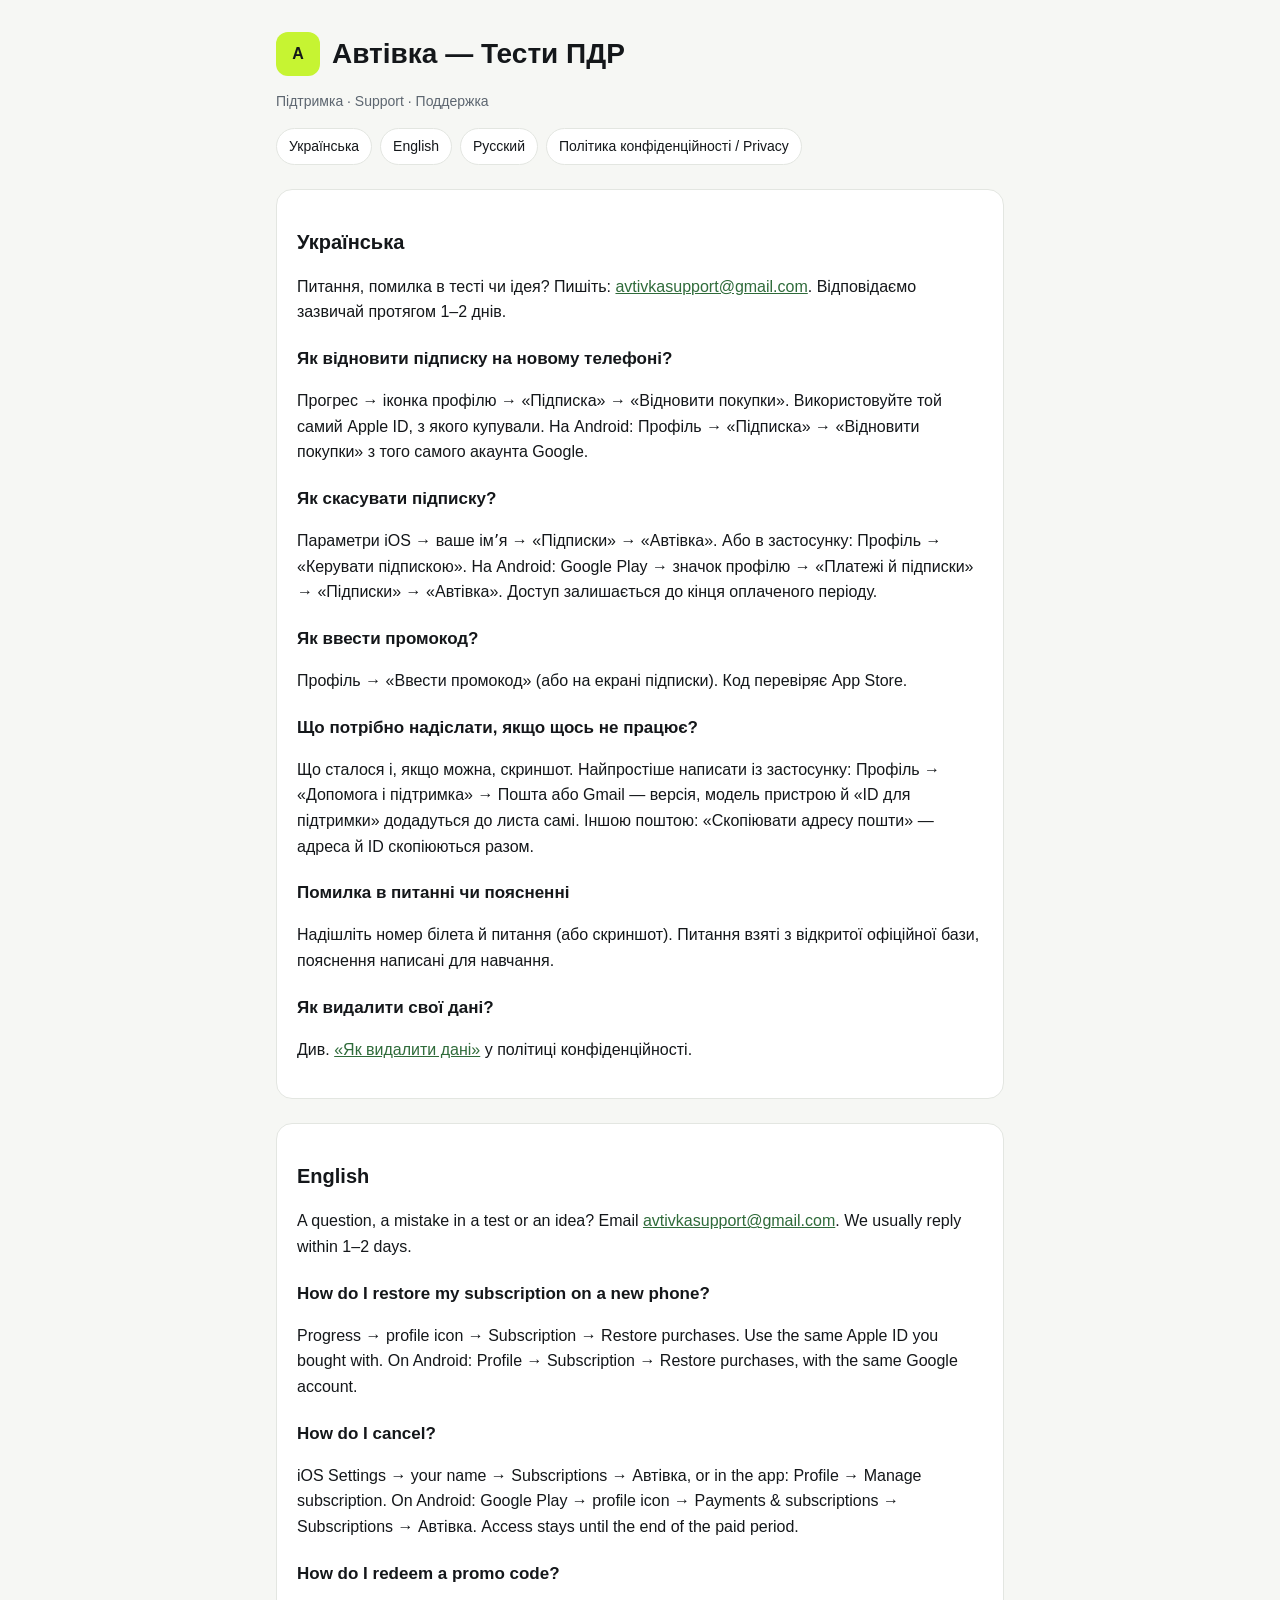
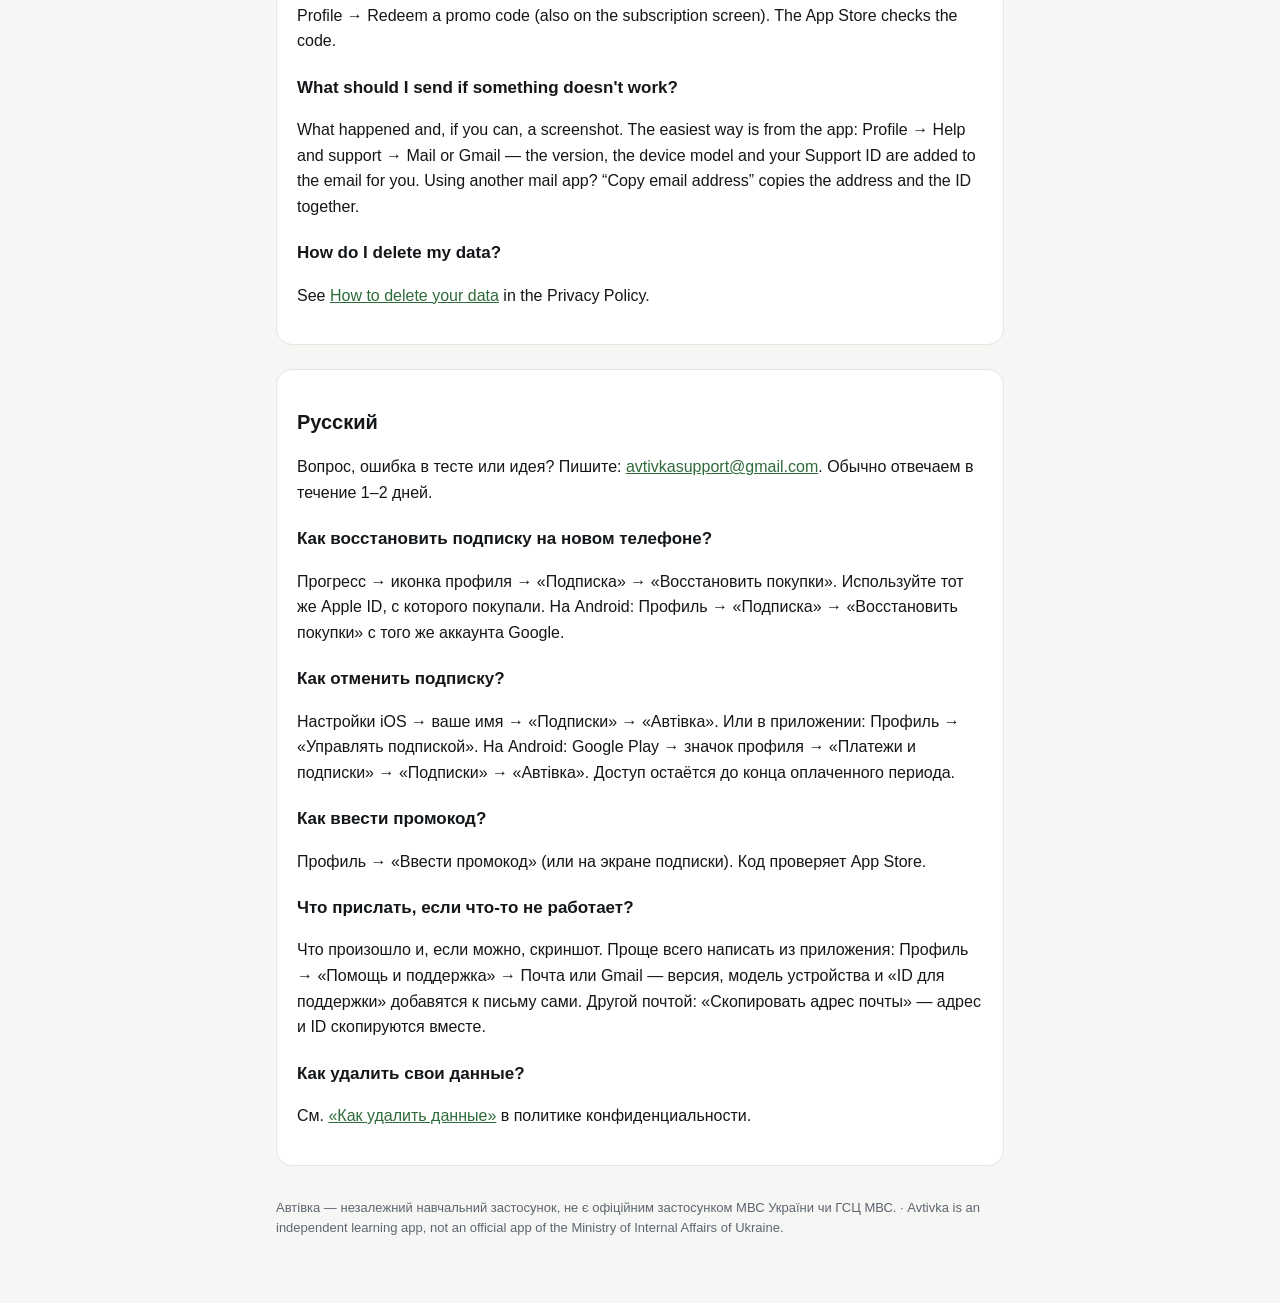
<file: index.html>
<!doctype html>
<html lang="uk">
<head>
<meta charset="utf-8">
<meta name="viewport" content="width=device-width, initial-scale=1">
<title>Автівка — Підтримка / Support</title>
<link rel="stylesheet" href="style.css">
</head>
<body>
<div class="wrap">
<header><div class="logo">А</div><h1>Автівка — Тести ПДР</h1></header>
<p class="muted">Підтримка · Support · Поддержка</p>
<nav class="lang"><a href="#uk">Українська</a><a href="#en">English</a><a href="#ru">Русский</a><a href="privacy.html">Політика конфіденційності / Privacy</a></nav>

<section class="card" id="uk">
<h2>Українська</h2>
<p>Питання, помилка в тесті чи ідея? Пишіть: <a href="mailto:avtivkasupport@gmail.com">avtivkasupport@gmail.com</a>. Відповідаємо зазвичай протягом 1–2 днів.</p>
<h3>Як відновити підписку на новому телефоні?</h3>
<p>Прогрес → іконка профілю → «Підписка» → «Відновити покупки». Використовуйте той самий Apple ID, з якого купували. На Android: Профіль → «Підписка» → «Відновити покупки» з того самого акаунта Google.</p>
<h3>Як скасувати підписку?</h3>
<p>Параметри iOS → ваше імʼя → «Підписки» → «Автівка». Або в застосунку: Профіль → «Керувати підпискою». На Android: Google Play → значок профілю → «Платежі й підписки» → «Підписки» → «Автівка». Доступ залишається до кінця оплаченого періоду.</p>
<h3>Як ввести промокод?</h3>
<p>Профіль → «Ввести промокод» (або на екрані підписки). Код перевіряє App Store.</p>
<h3>Що потрібно надіслати, якщо щось не працює?</h3>
<p>Що сталося і, якщо можна, скриншот. Найпростіше написати із застосунку: Профіль → «Допомога і підтримка» → Пошта або Gmail — версія, модель пристрою й «ID для підтримки» додадуться до листа самі. Іншою поштою: «Скопіювати адресу пошти» — адреса й ID скопіюються разом.</p>
<h3>Помилка в питанні чи поясненні</h3>
<p>Надішліть номер білета й питання (або скриншот). Питання взяті з відкритої офіційної бази, пояснення написані для навчання.</p>
<h3>Як видалити свої дані?</h3>
<p>Див. <a href="privacy.html#delete">«Як видалити дані»</a> у політиці конфіденційності.</p>
</section>

<section class="card" id="en">
<h2>English</h2>
<p>A question, a mistake in a test or an idea? Email <a href="mailto:avtivkasupport@gmail.com">avtivkasupport@gmail.com</a>. We usually reply within 1–2 days.</p>
<h3>How do I restore my subscription on a new phone?</h3>
<p>Progress → profile icon → Subscription → Restore purchases. Use the same Apple ID you bought with. On Android: Profile → Subscription → Restore purchases, with the same Google account.</p>
<h3>How do I cancel?</h3>
<p>iOS Settings → your name → Subscriptions → Автівка, or in the app: Profile → Manage subscription. On Android: Google Play → profile icon → Payments & subscriptions → Subscriptions → Автівка. Access stays until the end of the paid period.</p>
<h3>How do I redeem a promo code?</h3>
<p>Profile → Redeem a promo code (also on the subscription screen). The App Store checks the code.</p>
<h3>What should I send if something doesn't work?</h3>
<p>What happened and, if you can, a screenshot. The easiest way is from the app: Profile → Help and support → Mail or Gmail — the version, the device model and your Support ID are added to the email for you. Using another mail app? “Copy email address” copies the address and the ID together.</p>
<h3>How do I delete my data?</h3>
<p>See <a href="privacy.html#delete-en">How to delete your data</a> in the Privacy Policy.</p>
</section>

<section class="card" id="ru">
<h2>Русский</h2>
<p>Вопрос, ошибка в тесте или идея? Пишите: <a href="mailto:avtivkasupport@gmail.com">avtivkasupport@gmail.com</a>. Обычно отвечаем в течение 1–2 дней.</p>
<h3>Как восстановить подписку на новом телефоне?</h3>
<p>Прогресс → иконка профиля → «Подписка» → «Восстановить покупки». Используйте тот же Apple ID, с которого покупали. На Android: Профиль → «Подписка» → «Восстановить покупки» с того же аккаунта Google.</p>
<h3>Как отменить подписку?</h3>
<p>Настройки iOS → ваше имя → «Подписки» → «Автівка». Или в приложении: Профиль → «Управлять подпиской». На Android: Google Play → значок профиля → «Платежи и подписки» → «Подписки» → «Автівка». Доступ остаётся до конца оплаченного периода.</p>
<h3>Как ввести промокод?</h3>
<p>Профиль → «Ввести промокод» (или на экране подписки). Код проверяет App Store.</p>
<h3>Что прислать, если что-то не работает?</h3>
<p>Что произошло и, если можно, скриншот. Проще всего написать из приложения: Профиль → «Помощь и поддержка» → Почта или Gmail — версия, модель устройства и «ID для поддержки» добавятся к письму сами. Другой почтой: «Скопировать адрес почты» — адрес и ID скопируются вместе.</p>
<h3>Как удалить свои данные?</h3>
<p>См. <a href="privacy.html#delete-ru">«Как удалить данные»</a> в политике конфиденциальности.</p>
</section>

<footer>Автівка — незалежний навчальний застосунок, не є офіційним застосунком МВС України чи ГСЦ МВС. · Avtivka is an independent learning app, not an official app of the Ministry of Internal Affairs of Ukraine.</footer>
</div>
</body>
</html>
</file>
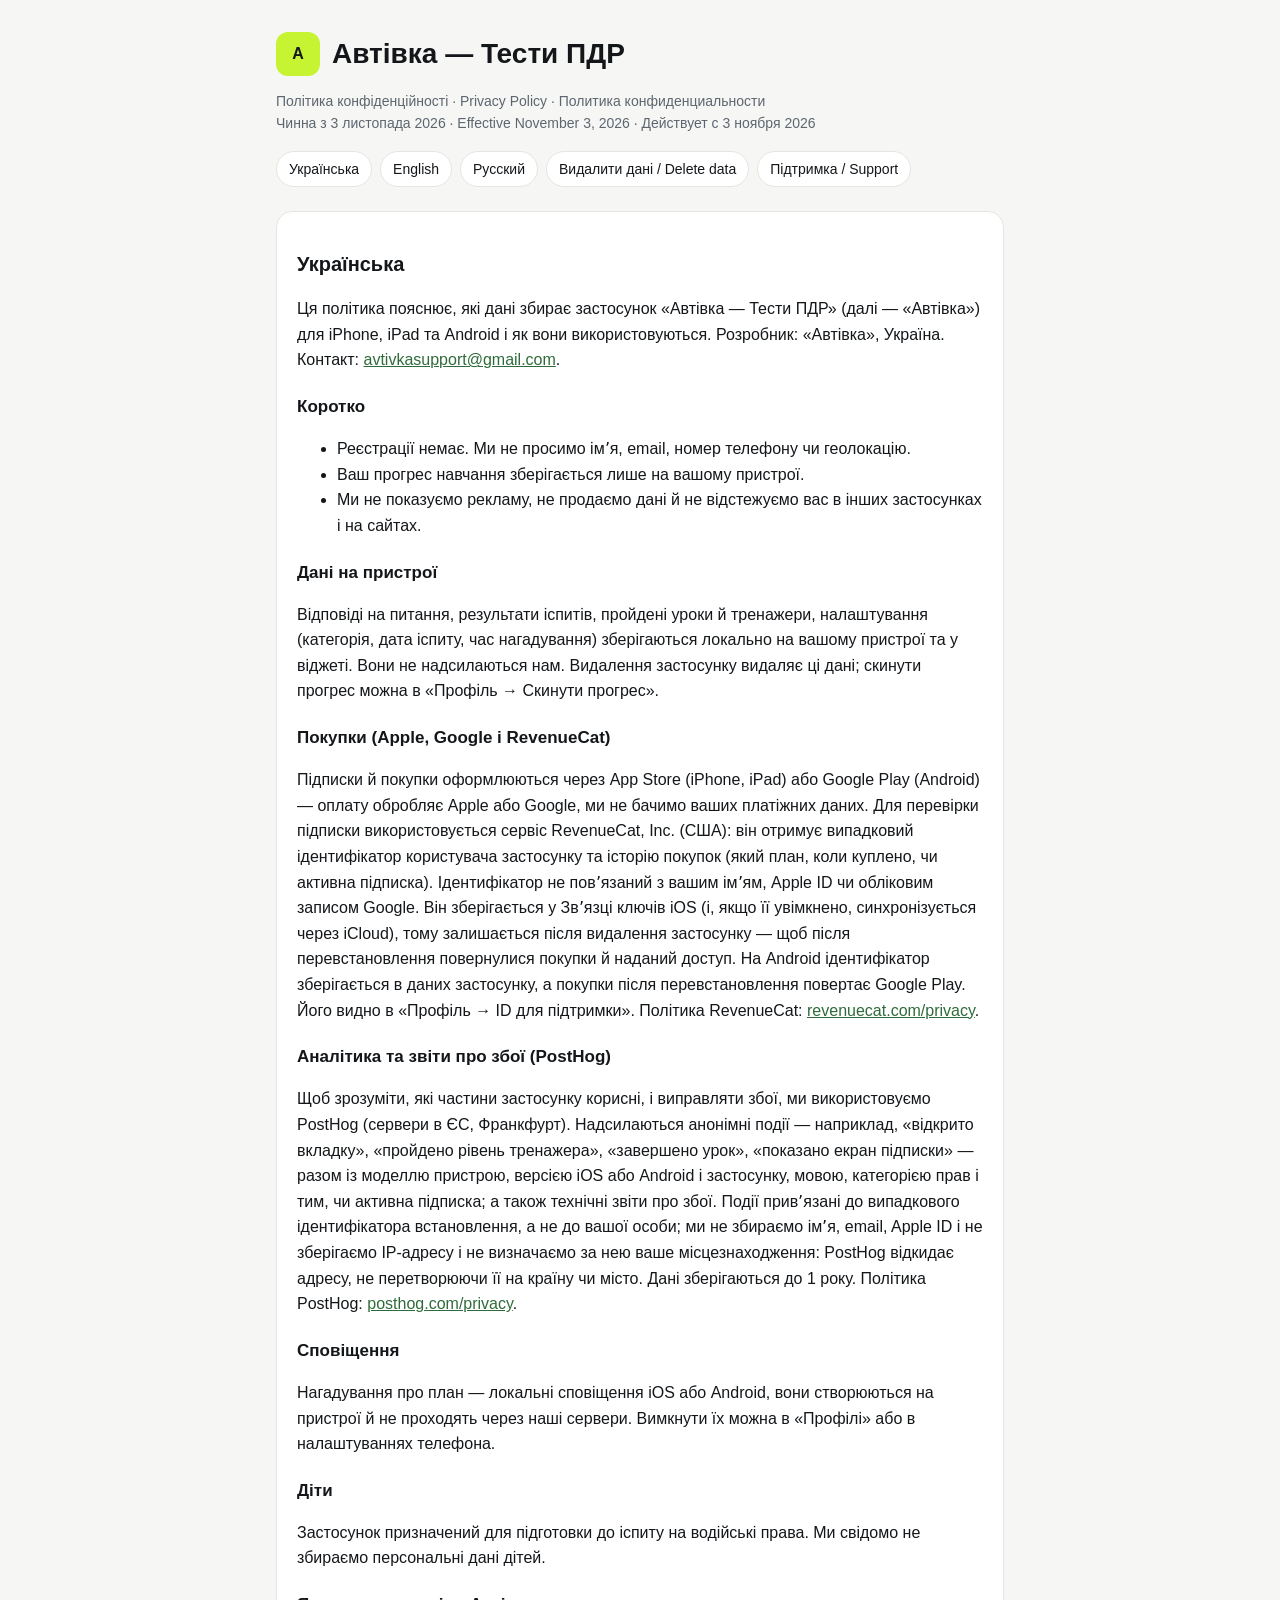
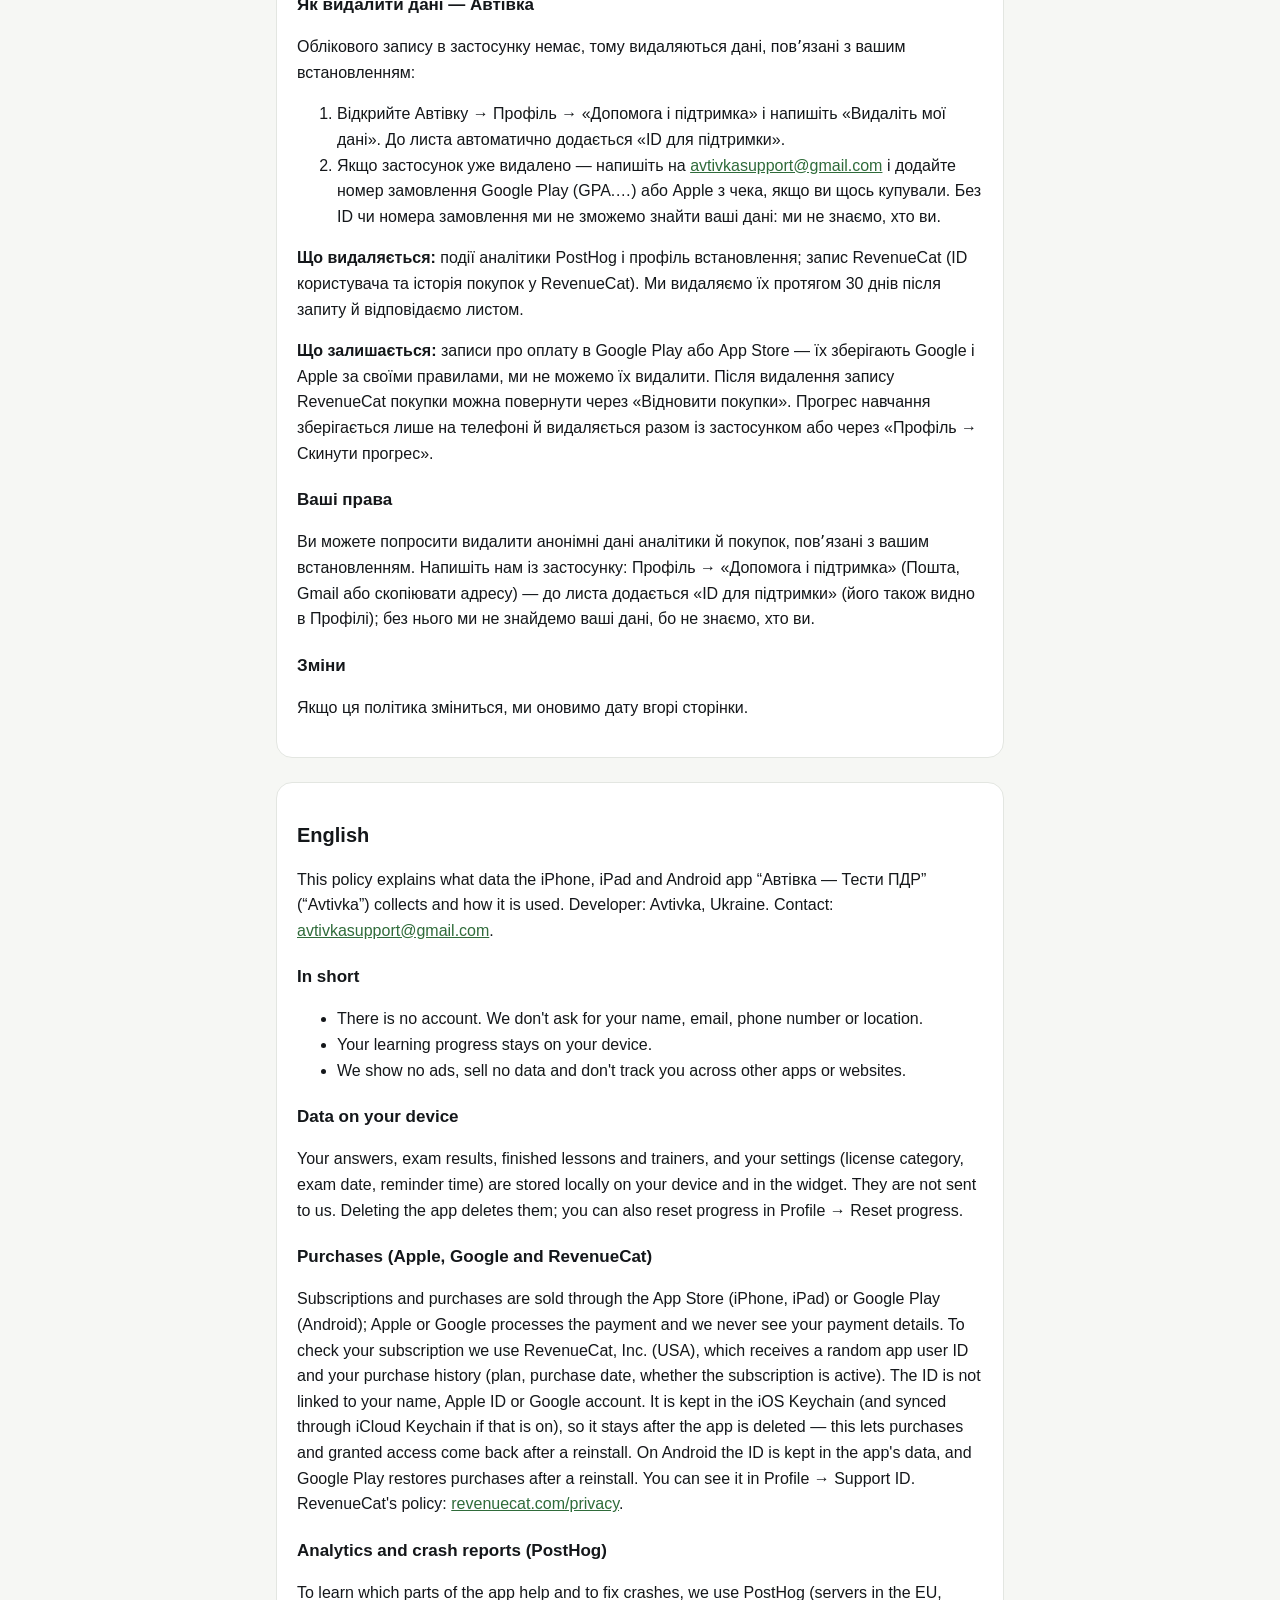
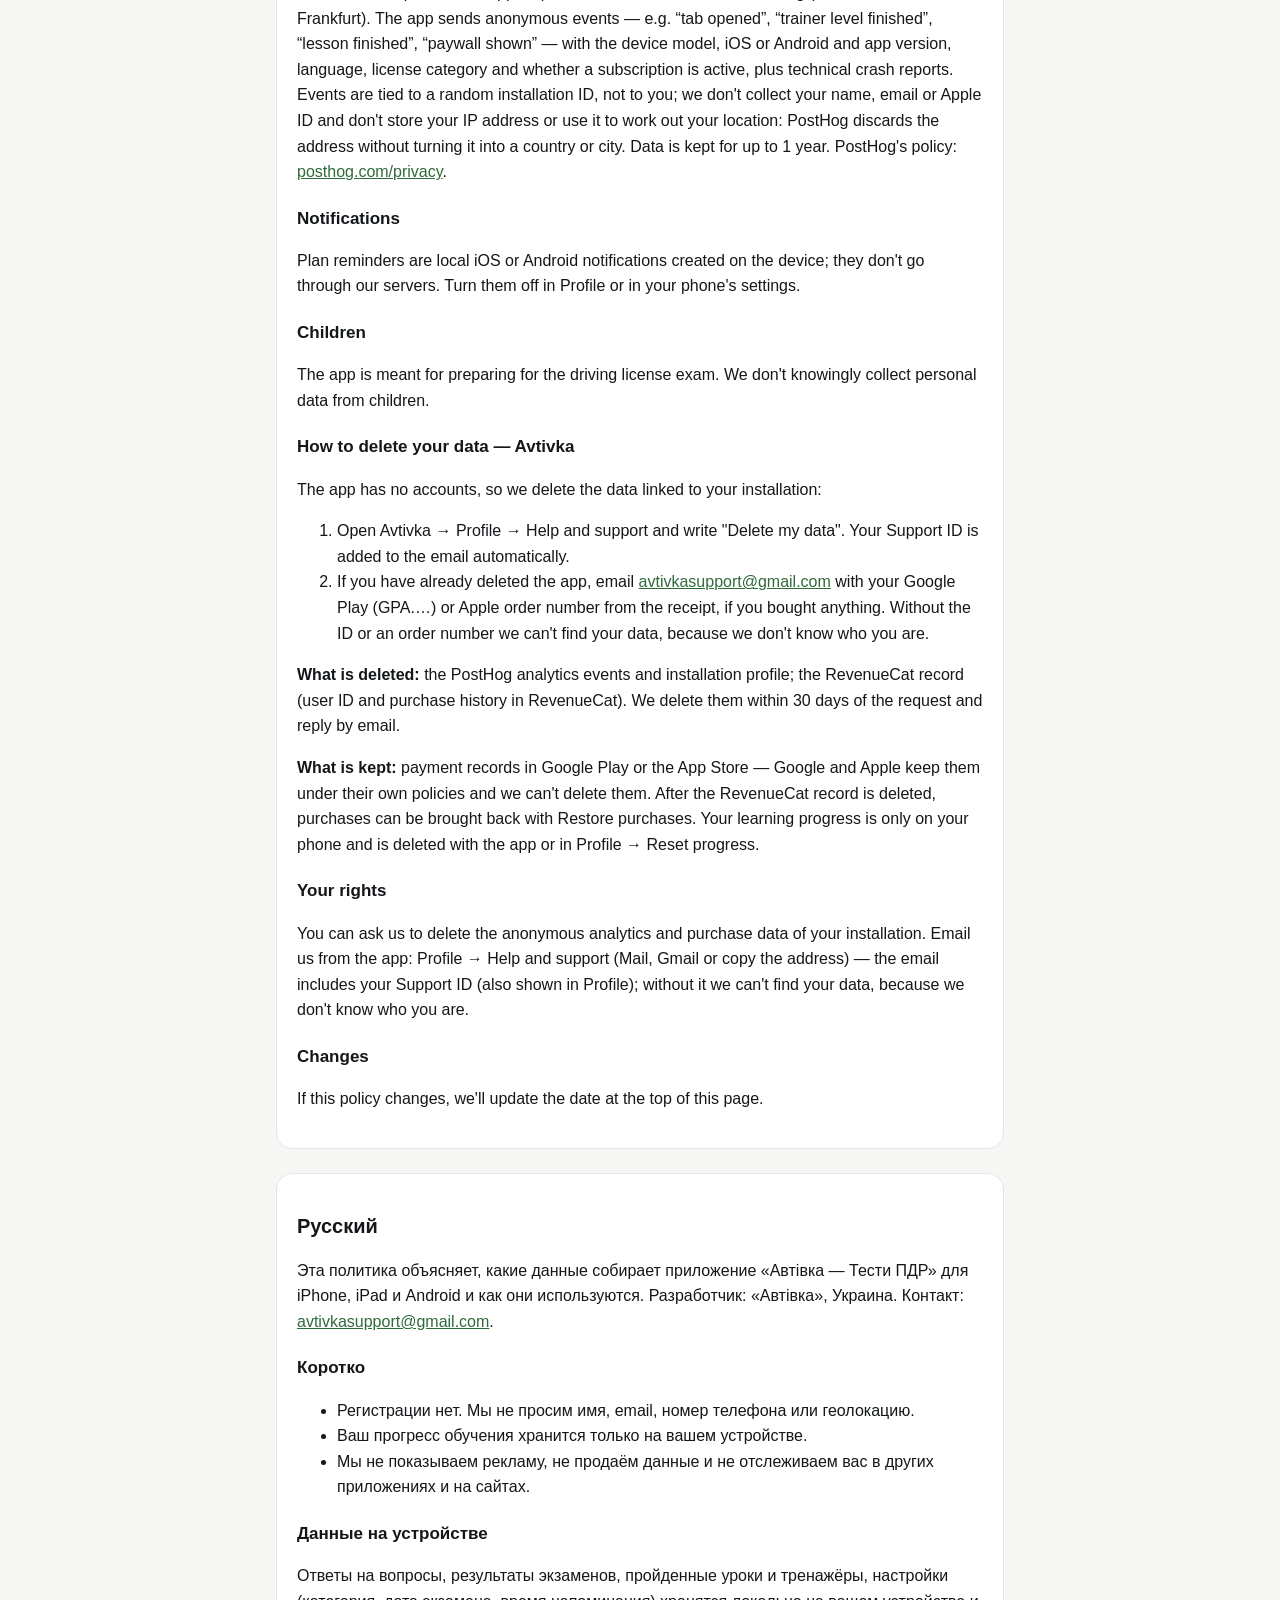
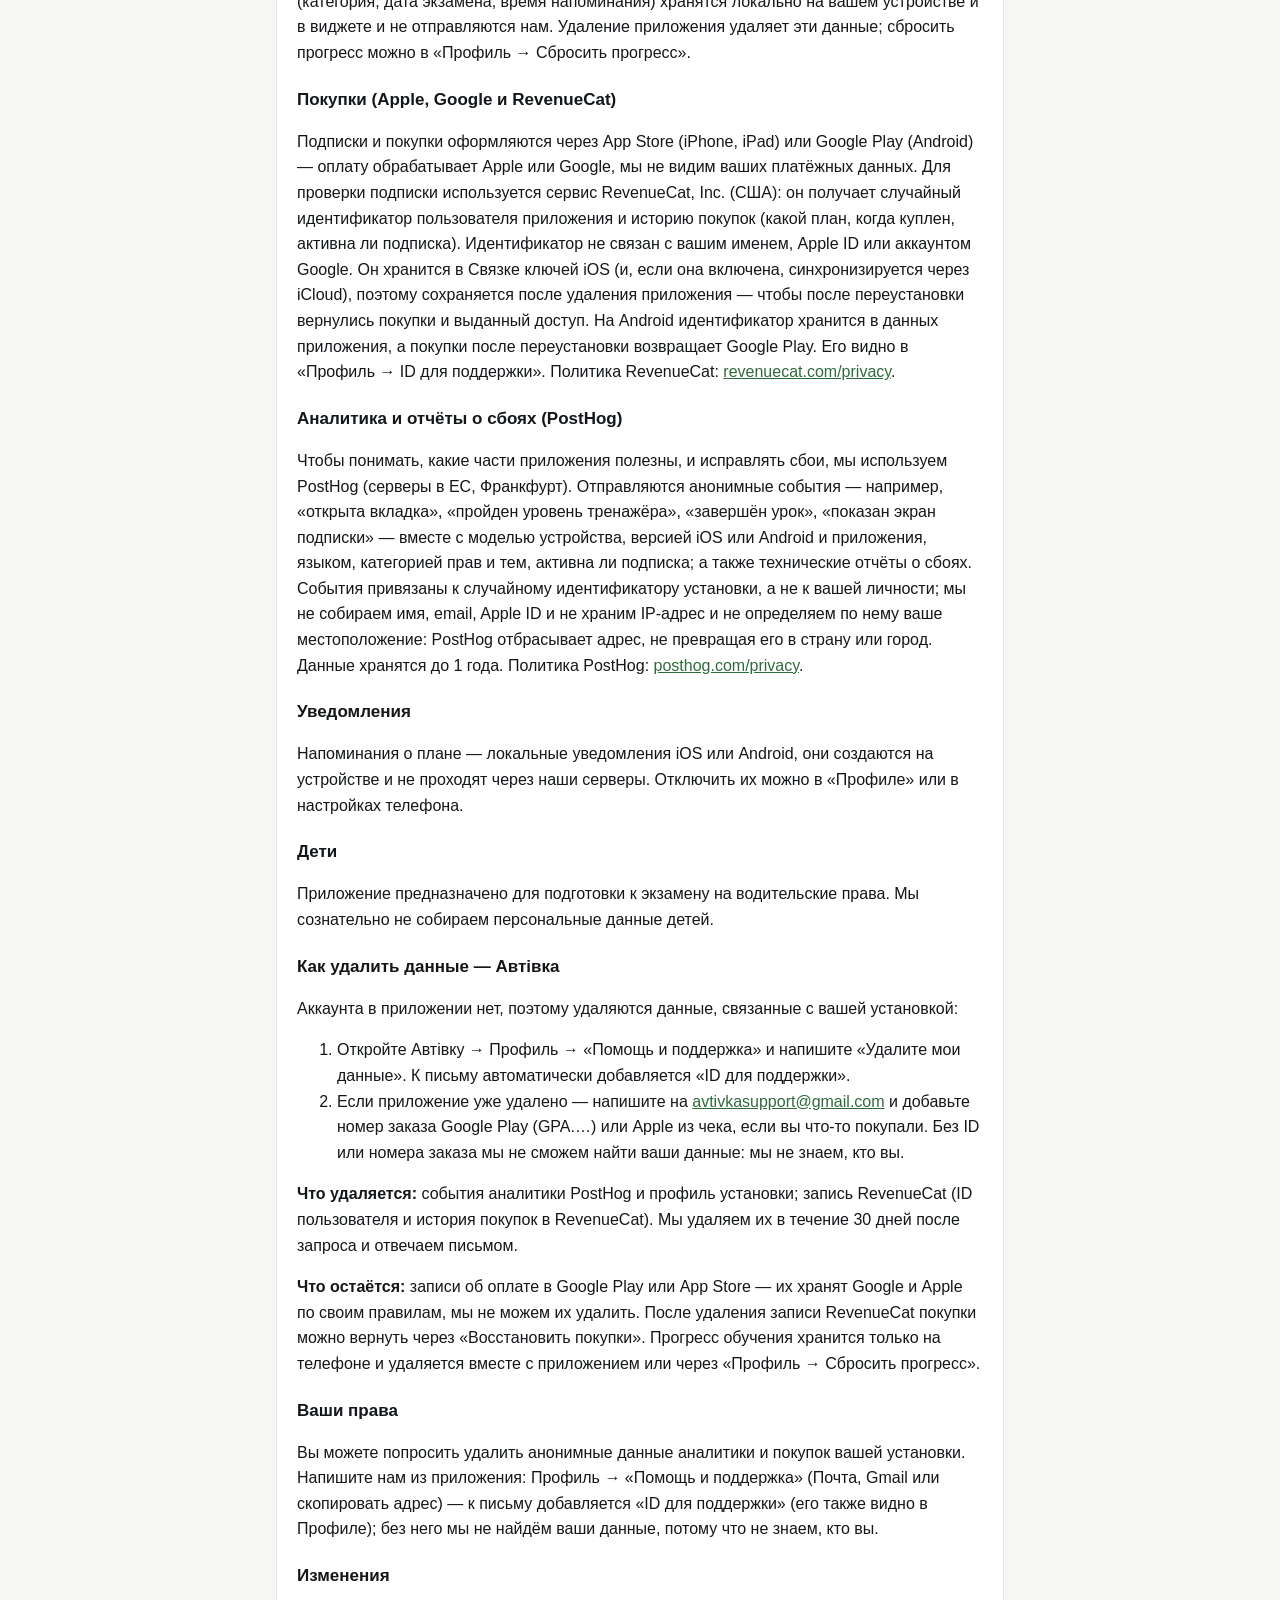
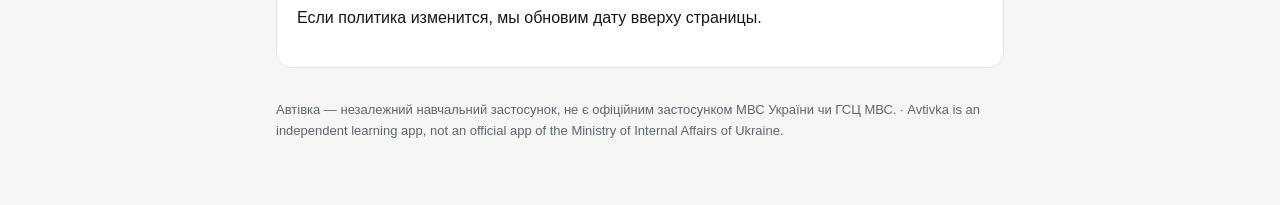
<file: privacy.html>
<!doctype html>
<html lang="uk">
<head>
<meta charset="utf-8">
<meta name="viewport" content="width=device-width, initial-scale=1">
<title>Автівка — Політика конфіденційності / Privacy Policy</title>
<link rel="stylesheet" href="style.css">
</head>
<body>
<div class="wrap">
<header><div class="logo">А</div><h1>Автівка — Тести ПДР</h1></header>
<p class="muted">Політика конфіденційності · Privacy Policy · Политика конфиденциальности<br>Чинна з 3 листопада 2026 · Effective November 3, 2026 · Действует с 3 ноября 2026</p>
<nav class="lang"><a href="#uk">Українська</a><a href="#en">English</a><a href="#ru">Русский</a><a href="#delete">Видалити дані / Delete data</a><a href="index.html">Підтримка / Support</a></nav>

<section class="card" id="uk">
<h2>Українська</h2>
<p>Ця політика пояснює, які дані збирає застосунок «Автівка — Тести ПДР» (далі — «Автівка») для iPhone, iPad та Android і як вони використовуються. Розробник: «Автівка», Україна. Контакт: <a href="mailto:avtivkasupport@gmail.com">avtivkasupport@gmail.com</a>.</p>
<h3>Коротко</h3>
<ul>
<li>Реєстрації немає. Ми не просимо імʼя, email, номер телефону чи геолокацію.</li>
<li>Ваш прогрес навчання зберігається лише на вашому пристрої.</li>
<li>Ми не показуємо рекламу, не продаємо дані й не відстежуємо вас в інших застосунках і на сайтах.</li>
</ul>
<h3>Дані на пристрої</h3>
<p>Відповіді на питання, результати іспитів, пройдені уроки й тренажери, налаштування (категорія, дата іспиту, час нагадування) зберігаються локально на вашому пристрої та у віджеті. Вони не надсилаються нам. Видалення застосунку видаляє ці дані; скинути прогрес можна в «Профіль → Скинути прогрес».</p>
<h3>Покупки (Apple, Google і RevenueCat)</h3>
<p>Підписки й покупки оформлюються через App Store (iPhone, iPad) або Google Play (Android) — оплату обробляє Apple або Google, ми не бачимо ваших платіжних даних. Для перевірки підписки використовується сервіс RevenueCat, Inc. (США): він отримує випадковий ідентифікатор користувача застосунку та історію покупок (який план, коли куплено, чи активна підписка). Ідентифікатор не повʼязаний з вашим імʼям, Apple ID чи обліковим записом Google. Він зберігається у Звʼязці ключів iOS (і, якщо її увімкнено, синхронізується через iCloud), тому залишається після видалення застосунку — щоб після перевстановлення повернулися покупки й наданий доступ. На Android ідентифікатор зберігається в даних застосунку, а покупки після перевстановлення повертає Google Play. Його видно в «Профіль → ID для підтримки». Політика RevenueCat: <a href="https://www.revenuecat.com/privacy">revenuecat.com/privacy</a>.</p>
<h3>Аналітика та звіти про збої (PostHog)</h3>
<p>Щоб зрозуміти, які частини застосунку корисні, і виправляти збої, ми використовуємо PostHog (сервери в ЄС, Франкфурт). Надсилаються анонімні події — наприклад, «відкрито вкладку», «пройдено рівень тренажера», «завершено урок», «показано екран підписки» — разом із моделлю пристрою, версією iOS або Android і застосунку, мовою, категорією прав і тим, чи активна підписка; а також технічні звіти про збої. Події привʼязані до випадкового ідентифікатора встановлення, а не до вашої особи; ми не збираємо імʼя, email, Apple ID і не зберігаємо IP-адресу і не визначаємо за нею ваше місцезнаходження: PostHog відкидає адресу, не перетворюючи її на країну чи місто. Дані зберігаються до 1 року. Політика PostHog: <a href="https://posthog.com/privacy">posthog.com/privacy</a>.</p>
<h3>Сповіщення</h3>
<p>Нагадування про план — локальні сповіщення iOS або Android, вони створюються на пристрої й не проходять через наші сервери. Вимкнути їх можна в «Профілі» або в налаштуваннях телефона.</p>
<h3>Діти</h3>
<p>Застосунок призначений для підготовки до іспиту на водійські права. Ми свідомо не збираємо персональні дані дітей.</p>
<h3 id="delete">Як видалити дані — Автівка</h3>
<p>Облікового запису в застосунку немає, тому видаляються дані, повʼязані з вашим встановленням:</p>
<ol>
<li>Відкрийте Автівку → Профіль → «Допомога і підтримка» і напишіть «Видаліть мої дані». До листа автоматично додається «ID для підтримки».</li>
<li>Якщо застосунок уже видалено — напишіть на <a href="mailto:avtivkasupport@gmail.com">avtivkasupport@gmail.com</a> і додайте номер замовлення Google Play (GPA.…) або Apple з чека, якщо ви щось купували. Без ID чи номера замовлення ми не зможемо знайти ваші дані: ми не знаємо, хто ви.</li>
</ol>
<p><b>Що видаляється:</b> події аналітики PostHog і профіль встановлення; запис RevenueCat (ID користувача та історія покупок у RevenueCat). Ми видаляємо їх протягом 30 днів після запиту й відповідаємо листом.</p>
<p><b>Що залишається:</b> записи про оплату в Google Play або App Store — їх зберігають Google і Apple за своїми правилами, ми не можемо їх видалити. Після видалення запису RevenueCat покупки можна повернути через «Відновити покупки». Прогрес навчання зберігається лише на телефоні й видаляється разом із застосунком або через «Профіль → Скинути прогрес».</p>
<h3>Ваші права</h3>
<p>Ви можете попросити видалити анонімні дані аналітики й покупок, повʼязані з вашим встановленням. Напишіть нам із застосунку: Профіль → «Допомога і підтримка» (Пошта, Gmail або скопіювати адресу) — до листа додається «ID для підтримки» (його також видно в Профілі); без нього ми не знайдемо ваші дані, бо не знаємо, хто ви.</p>
<h3>Зміни</h3>
<p>Якщо ця політика зміниться, ми оновимо дату вгорі сторінки.</p>
</section>

<section class="card" id="en">
<h2>English</h2>
<p>This policy explains what data the iPhone, iPad and Android app “Автівка — Тести ПДР” (“Avtivka”) collects and how it is used. Developer: Avtivka, Ukraine. Contact: <a href="mailto:avtivkasupport@gmail.com">avtivkasupport@gmail.com</a>.</p>
<h3>In short</h3>
<ul>
<li>There is no account. We don't ask for your name, email, phone number or location.</li>
<li>Your learning progress stays on your device.</li>
<li>We show no ads, sell no data and don't track you across other apps or websites.</li>
</ul>
<h3>Data on your device</h3>
<p>Your answers, exam results, finished lessons and trainers, and your settings (license category, exam date, reminder time) are stored locally on your device and in the widget. They are not sent to us. Deleting the app deletes them; you can also reset progress in Profile → Reset progress.</p>
<h3>Purchases (Apple, Google and RevenueCat)</h3>
<p>Subscriptions and purchases are sold through the App Store (iPhone, iPad) or Google Play (Android); Apple or Google processes the payment and we never see your payment details. To check your subscription we use RevenueCat, Inc. (USA), which receives a random app user ID and your purchase history (plan, purchase date, whether the subscription is active). The ID is not linked to your name, Apple ID or Google account. It is kept in the iOS Keychain (and synced through iCloud Keychain if that is on), so it stays after the app is deleted — this lets purchases and granted access come back after a reinstall. On Android the ID is kept in the app's data, and Google Play restores purchases after a reinstall. You can see it in Profile → Support ID. RevenueCat's policy: <a href="https://www.revenuecat.com/privacy">revenuecat.com/privacy</a>.</p>
<h3>Analytics and crash reports (PostHog)</h3>
<p>To learn which parts of the app help and to fix crashes, we use PostHog (servers in the EU, Frankfurt). The app sends anonymous events — e.g. “tab opened”, “trainer level finished”, “lesson finished”, “paywall shown” — with the device model, iOS or Android and app version, language, license category and whether a subscription is active, plus technical crash reports. Events are tied to a random installation ID, not to you; we don't collect your name, email or Apple ID and don't store your IP address or use it to work out your location: PostHog discards the address without turning it into a country or city. Data is kept for up to 1 year. PostHog's policy: <a href="https://posthog.com/privacy">posthog.com/privacy</a>.</p>
<h3>Notifications</h3>
<p>Plan reminders are local iOS or Android notifications created on the device; they don't go through our servers. Turn them off in Profile or in your phone's settings.</p>
<h3>Children</h3>
<p>The app is meant for preparing for the driving license exam. We don't knowingly collect personal data from children.</p>
<h3 id="delete-en">How to delete your data — Avtivka</h3>
<p>The app has no accounts, so we delete the data linked to your installation:</p>
<ol>
<li>Open Avtivka → Profile → Help and support and write "Delete my data". Your Support ID is added to the email automatically.</li>
<li>If you have already deleted the app, email <a href="mailto:avtivkasupport@gmail.com">avtivkasupport@gmail.com</a> with your Google Play (GPA.…) or Apple order number from the receipt, if you bought anything. Without the ID or an order number we can't find your data, because we don't know who you are.</li>
</ol>
<p><b>What is deleted:</b> the PostHog analytics events and installation profile; the RevenueCat record (user ID and purchase history in RevenueCat). We delete them within 30 days of the request and reply by email.</p>
<p><b>What is kept:</b> payment records in Google Play or the App Store — Google and Apple keep them under their own policies and we can't delete them. After the RevenueCat record is deleted, purchases can be brought back with Restore purchases. Your learning progress is only on your phone and is deleted with the app or in Profile → Reset progress.</p>
<h3>Your rights</h3>
<p>You can ask us to delete the anonymous analytics and purchase data of your installation. Email us from the app: Profile → Help and support (Mail, Gmail or copy the address) — the email includes your Support ID (also shown in Profile); without it we can't find your data, because we don't know who you are.</p>
<h3>Changes</h3>
<p>If this policy changes, we'll update the date at the top of this page.</p>
</section>

<section class="card" id="ru">
<h2>Русский</h2>
<p>Эта политика объясняет, какие данные собирает приложение «Автівка — Тести ПДР» для iPhone, iPad и Android и как они используются. Разработчик: «Автівка», Украина. Контакт: <a href="mailto:avtivkasupport@gmail.com">avtivkasupport@gmail.com</a>.</p>
<h3>Коротко</h3>
<ul>
<li>Регистрации нет. Мы не просим имя, email, номер телефона или геолокацию.</li>
<li>Ваш прогресс обучения хранится только на вашем устройстве.</li>
<li>Мы не показываем рекламу, не продаём данные и не отслеживаем вас в других приложениях и на сайтах.</li>
</ul>
<h3>Данные на устройстве</h3>
<p>Ответы на вопросы, результаты экзаменов, пройденные уроки и тренажёры, настройки (категория, дата экзамена, время напоминания) хранятся локально на вашем устройстве и в виджете и не отправляются нам. Удаление приложения удаляет эти данные; сбросить прогресс можно в «Профиль → Сбросить прогресс».</p>
<h3>Покупки (Apple, Google и RevenueCat)</h3>
<p>Подписки и покупки оформляются через App Store (iPhone, iPad) или Google Play (Android) — оплату обрабатывает Apple или Google, мы не видим ваших платёжных данных. Для проверки подписки используется сервис RevenueCat, Inc. (США): он получает случайный идентификатор пользователя приложения и историю покупок (какой план, когда куплен, активна ли подписка). Идентификатор не связан с вашим именем, Apple ID или аккаунтом Google. Он хранится в Связке ключей iOS (и, если она включена, синхронизируется через iCloud), поэтому сохраняется после удаления приложения — чтобы после переустановки вернулись покупки и выданный доступ. На Android идентификатор хранится в данных приложения, а покупки после переустановки возвращает Google Play. Его видно в «Профиль → ID для поддержки». Политика RevenueCat: <a href="https://www.revenuecat.com/privacy">revenuecat.com/privacy</a>.</p>
<h3>Аналитика и отчёты о сбоях (PostHog)</h3>
<p>Чтобы понимать, какие части приложения полезны, и исправлять сбои, мы используем PostHog (серверы в ЕС, Франкфурт). Отправляются анонимные события — например, «открыта вкладка», «пройден уровень тренажёра», «завершён урок», «показан экран подписки» — вместе с моделью устройства, версией iOS или Android и приложения, языком, категорией прав и тем, активна ли подписка; а также технические отчёты о сбоях. События привязаны к случайному идентификатору установки, а не к вашей личности; мы не собираем имя, email, Apple ID и не храним IP-адрес и не определяем по нему ваше местоположение: PostHog отбрасывает адрес, не превращая его в страну или город. Данные хранятся до 1 года. Политика PostHog: <a href="https://posthog.com/privacy">posthog.com/privacy</a>.</p>
<h3>Уведомления</h3>
<p>Напоминания о плане — локальные уведомления iOS или Android, они создаются на устройстве и не проходят через наши серверы. Отключить их можно в «Профиле» или в настройках телефона.</p>
<h3>Дети</h3>
<p>Приложение предназначено для подготовки к экзамену на водительские права. Мы сознательно не собираем персональные данные детей.</p>
<h3 id="delete-ru">Как удалить данные — Автівка</h3>
<p>Аккаунта в приложении нет, поэтому удаляются данные, связанные с вашей установкой:</p>
<ol>
<li>Откройте Автівку → Профиль → «Помощь и поддержка» и напишите «Удалите мои данные». К письму автоматически добавляется «ID для поддержки».</li>
<li>Если приложение уже удалено — напишите на <a href="mailto:avtivkasupport@gmail.com">avtivkasupport@gmail.com</a> и добавьте номер заказа Google Play (GPA.…) или Apple из чека, если вы что-то покупали. Без ID или номера заказа мы не сможем найти ваши данные: мы не знаем, кто вы.</li>
</ol>
<p><b>Что удаляется:</b> события аналитики PostHog и профиль установки; запись RevenueCat (ID пользователя и история покупок в RevenueCat). Мы удаляем их в течение 30 дней после запроса и отвечаем письмом.</p>
<p><b>Что остаётся:</b> записи об оплате в Google Play или App Store — их хранят Google и Apple по своим правилам, мы не можем их удалить. После удаления записи RevenueCat покупки можно вернуть через «Восстановить покупки». Прогресс обучения хранится только на телефоне и удаляется вместе с приложением или через «Профиль → Сбросить прогресс».</p>
<h3>Ваши права</h3>
<p>Вы можете попросить удалить анонимные данные аналитики и покупок вашей установки. Напишите нам из приложения: Профиль → «Помощь и поддержка» (Почта, Gmail или скопировать адрес) — к письму добавляется «ID для поддержки» (его также видно в Профиле); без него мы не найдём ваши данные, потому что не знаем, кто вы.</p>
<h3>Изменения</h3>
<p>Если политика изменится, мы обновим дату вверху страницы.</p>
</section>

<footer>Автівка — незалежний навчальний застосунок, не є офіційним застосунком МВС України чи ГСЦ МВС. · Avtivka is an independent learning app, not an official app of the Ministry of Internal Affairs of Ukraine.</footer>
</div>
</body>
</html>
</file>
<file: style.css>
:root{--bg:#f6f7f4;--card:#fff;--ink:#14171a;--muted:#5d6670;--line:#e3e6e1;--accent:#2f6b3a;--lime:#c6f432}
@media (prefers-color-scheme:dark){:root{--bg:#0f1113;--card:#181b1e;--ink:#eef1ec;--muted:#9aa3ab;--line:#2a2f33;--accent:#9fdc5a}}
*{box-sizing:border-box}
body{margin:0;background:var(--bg);color:var(--ink);font:16px/1.6 -apple-system,BlinkMacSystemFont,"Segoe UI",Roboto,Helvetica,Arial,sans-serif}
.wrap{max-width:760px;margin:0 auto;padding:32px 16px 64px}
header{display:flex;align-items:center;gap:12px;margin-bottom:8px}
.logo{width:44px;height:44px;border-radius:12px;background:var(--lime);display:grid;place-items:center;font-weight:800;color:#14171a}
h1{font-size:28px;line-height:1.2;margin:0}
h2{font-size:20px;margin:28px 0 8px}
h3{font-size:17px;margin:20px 0 4px}
p,li{color:var(--ink)}
.muted{color:var(--muted);font-size:14px}
nav.lang{display:flex;gap:8px;margin:16px 0 24px;flex-wrap:wrap}
nav.lang a{padding:6px 12px;border:1px solid var(--line);border-radius:999px;text-decoration:none;color:var(--ink);background:var(--card);font-size:14px}
section.card{background:var(--card);border:1px solid var(--line);border-radius:16px;padding:8px 20px 20px;margin-bottom:24px}
a{color:var(--accent)}
footer{margin-top:32px;color:var(--muted);font-size:13px}
</file>
